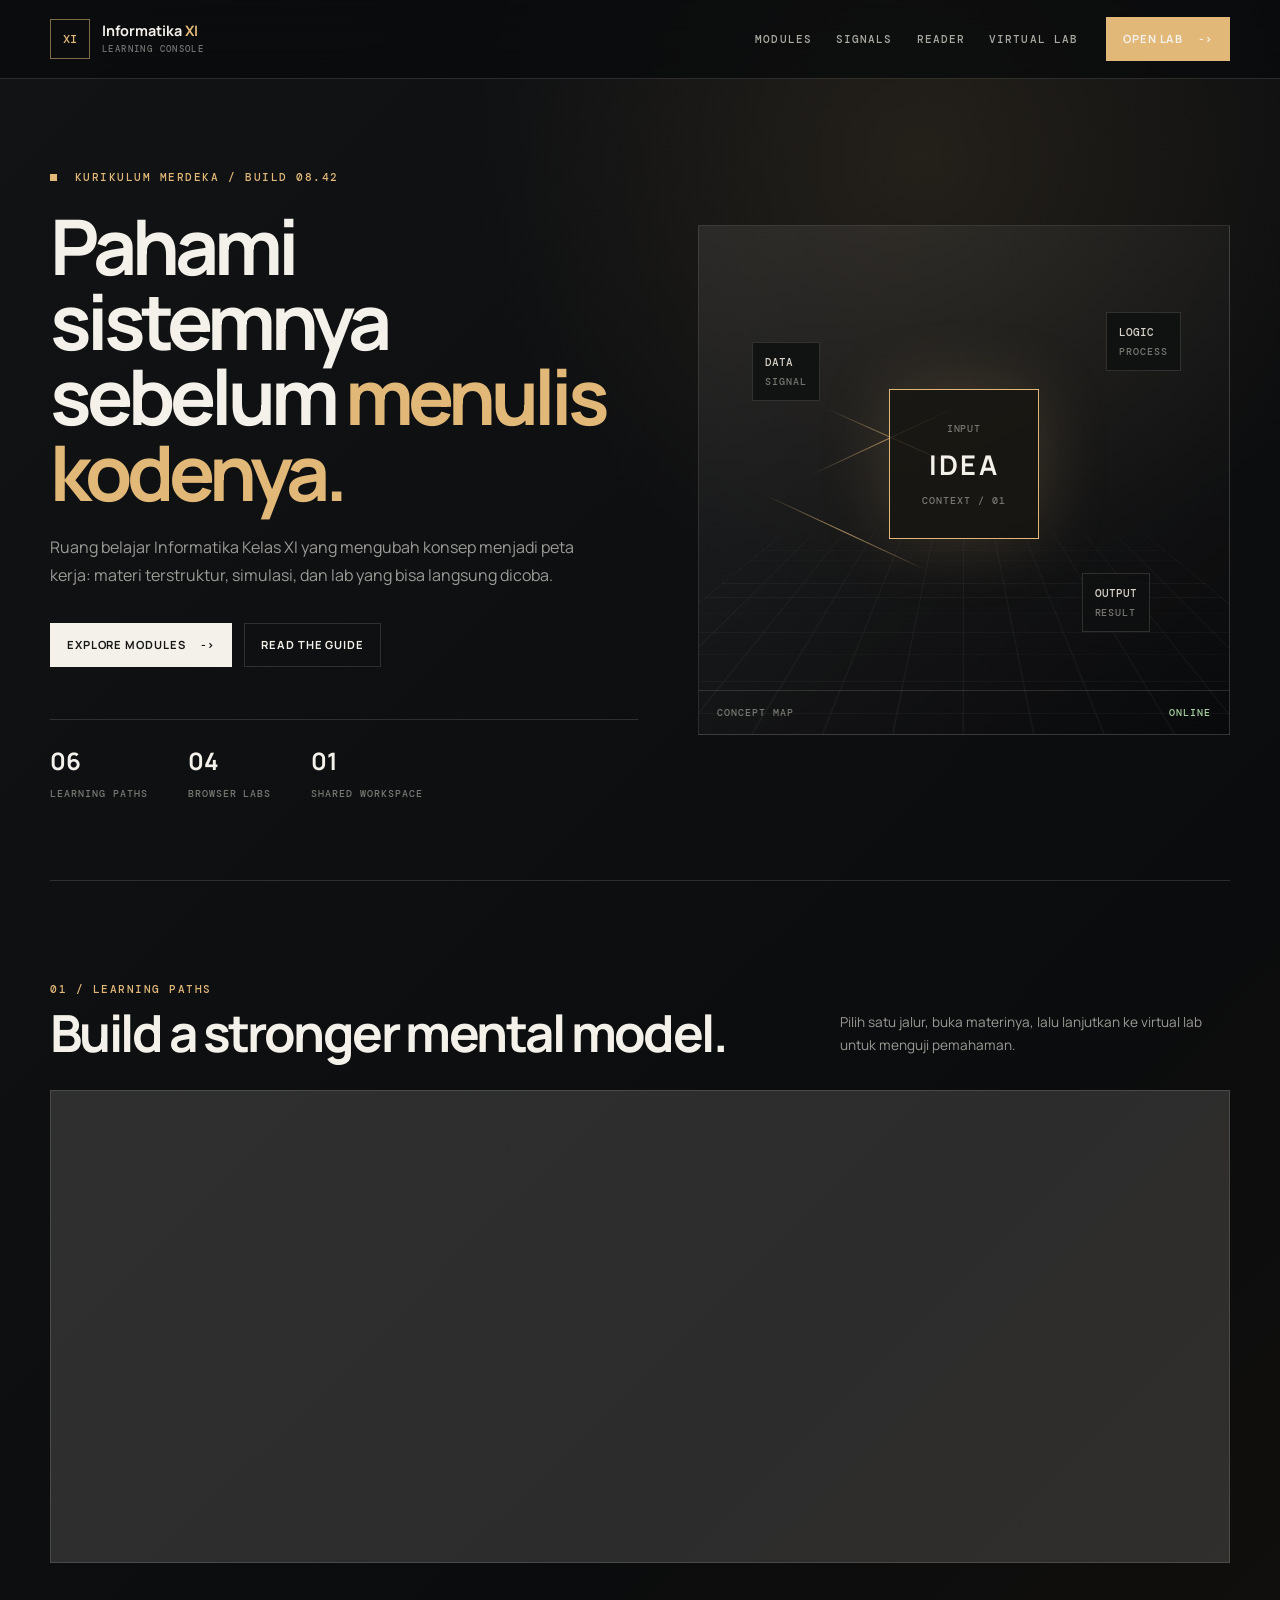
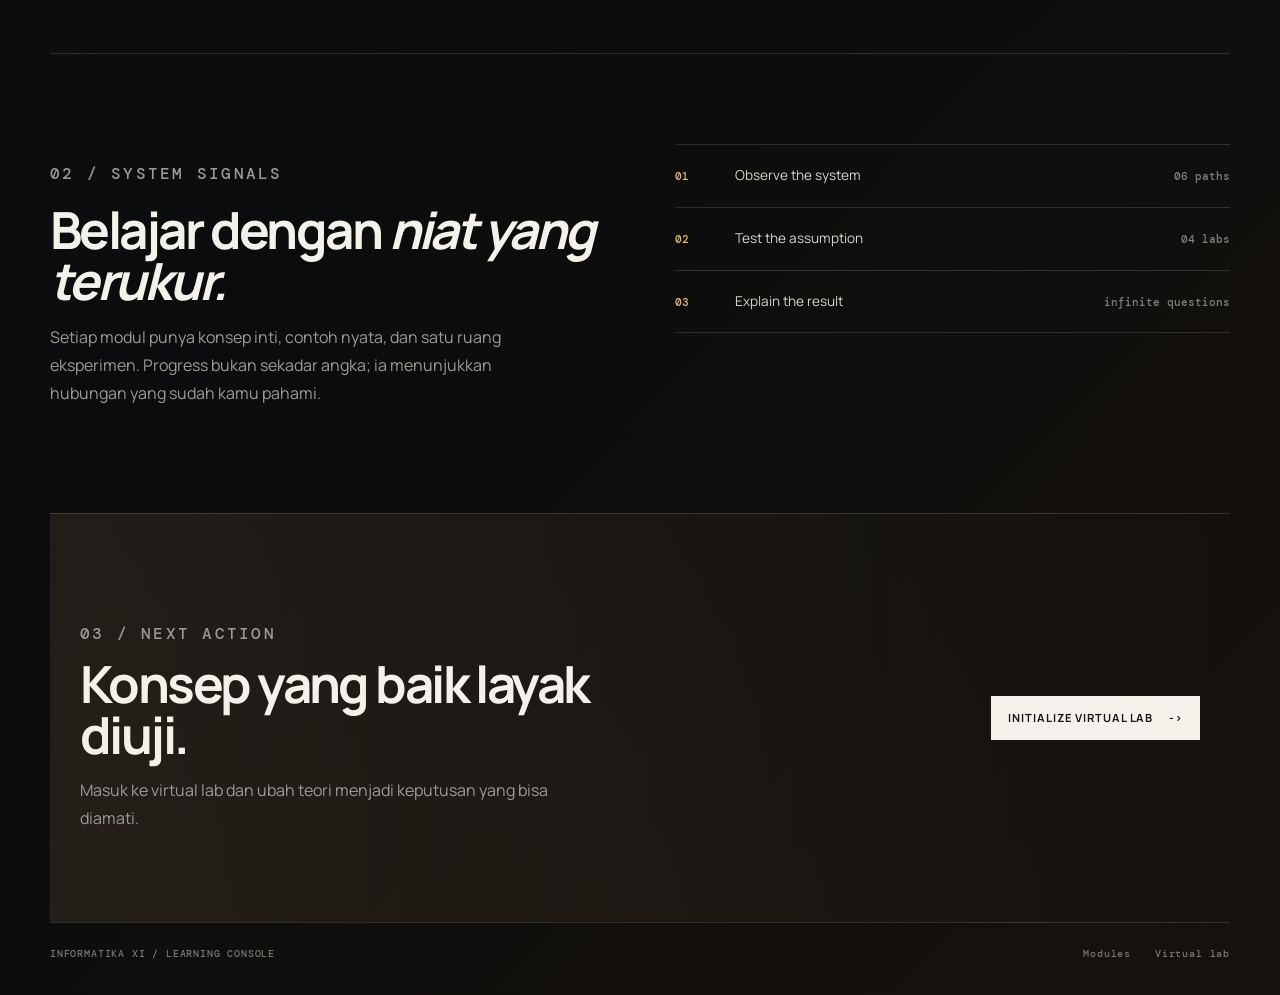
<file: index.html>
<!doctype html>
<html lang="id">
<head>
  <meta charset="utf-8">
  <meta name="viewport" content="width=device-width, initial-scale=1">
  <title>Informatika XI | Context Before Code</title>
  <meta name="description" content="Ruang belajar interaktif Informatika Kelas XI untuk memahami konsep, mencoba lab, dan menghubungkan ide.">
  <link rel="preconnect" href="https://fonts.googleapis.com">
  <link rel="preconnect" href="https://fonts.gstatic.com" crossorigin>
  <link href="https://fonts.googleapis.com/css2?family=DM+Mono:wght@400;500&family=Manrope:wght@400;500;600;700;800&display=swap" rel="stylesheet">
  <link rel="stylesheet" href="styles.css">
  <link rel="stylesheet" href="home.css">
</head>
<body class="home-page">
  <header class="home-header">
    <nav class="home-nav" aria-label="Navigasi utama">
      <a class="home-brand" href="index.html"><span class="home-brand-mark">XI</span><span>Informatika <b>XI</b><small>LEARNING CONSOLE</small></span></a>
      <button class="home-menu" type="button" data-menu-button aria-label="Buka menu">Menu</button>
      <div class="home-links" data-nav-links>
        <a href="#modules">Modules</a><a href="#signals">Signals</a><a href="modules.html">Reader</a><a href="lab.html">Virtual lab</a>
      </div>
      <a class="home-nav-cta" href="lab.html">Open lab <span aria-hidden="true">-&gt;</span></a>
    </nav>
  </header>
  <main>
    <section class="home-hero home-wrap">
      <div class="hero-copy">
        <p class="home-kicker"><span></span> Kurikulum Merdeka / build 08.42</p>
        <h1>Pahami sistemnya sebelum <em>menulis kodenya.</em></h1>
        <p class="hero-lede">Ruang belajar Informatika Kelas XI yang mengubah konsep menjadi peta kerja: materi terstruktur, simulasi, dan lab yang bisa langsung dicoba.</p>
        <div class="hero-actions"><a class="home-button home-button-light" href="#modules">Explore modules <span>-&gt;</span></a><a class="home-button home-button-quiet" href="modules.html">Read the guide</a></div>
        <div class="hero-stats"><div><strong>06</strong><span>learning paths</span></div><div><strong>04</strong><span>browser labs</span></div><div><strong>01</strong><span>shared workspace</span></div></div>
      </div>
      <div class="hero-console" aria-label="Visualisasi jaringan konsep Informatika">
        <div class="console-grid"></div><div class="wire wire-a"></div><div class="wire wire-b"></div><div class="wire wire-c"></div>
        <div class="console-core"><span>INPUT</span><strong>IDEA</strong><small>context / 01</small></div>
        <div class="console-node node-a">DATA<small>signal</small></div><div class="console-node node-b">LOGIC<small>process</small></div><div class="console-node node-c">OUTPUT<small>result</small></div>
        <div class="console-footer"><span>CONCEPT MAP</span><b>ONLINE</b></div>
      </div>
    </section>
    <section class="home-section home-wrap" id="modules">
      <div class="section-top"><div><p class="home-kicker">01 / learning paths</p><h2>Build a stronger mental model.</h2></div><p class="section-note">Pilih satu jalur, buka materinya, lalu lanjutkan ke virtual lab untuk menguji pemahaman.</p></div>
      <div class="module-grid home-module-grid" data-module-grid></div>
    </section>
    <section class="signal-band home-wrap" id="signals"><div><p class="home-kicker">02 / system signals</p><h2>Belajar dengan <em>niat yang terukur.</em></h2><p>Setiap modul punya konsep inti, contoh nyata, dan satu ruang eksperimen. Progress bukan sekadar angka; ia menunjukkan hubungan yang sudah kamu pahami.</p></div><div class="signal-list"><div><b>01</b><span>Observe the system</span><strong>06 paths</strong></div><div><b>02</b><span>Test the assumption</span><strong>04 labs</strong></div><div><b>03</b><span>Explain the result</span><strong>infinite questions</strong></div></div></section>
    <section class="home-cta home-wrap"><div><p class="home-kicker">03 / next action</p><h2>Konsep yang baik layak diuji.</h2><p>Masuk ke virtual lab dan ubah teori menjadi keputusan yang bisa diamati.</p></div><a class="home-button home-button-light" href="lab.html">Initialize virtual lab <span>-&gt;</span></a></section>
  </main>
  <footer class="home-footer home-wrap"><span>INFORMATIKA XI / LEARNING CONSOLE</span><span><a href="modules.html">Modules</a><a href="lab.html">Virtual lab</a></span></footer>
  <script src="app.js"></script>
</body>
</html>
</file>
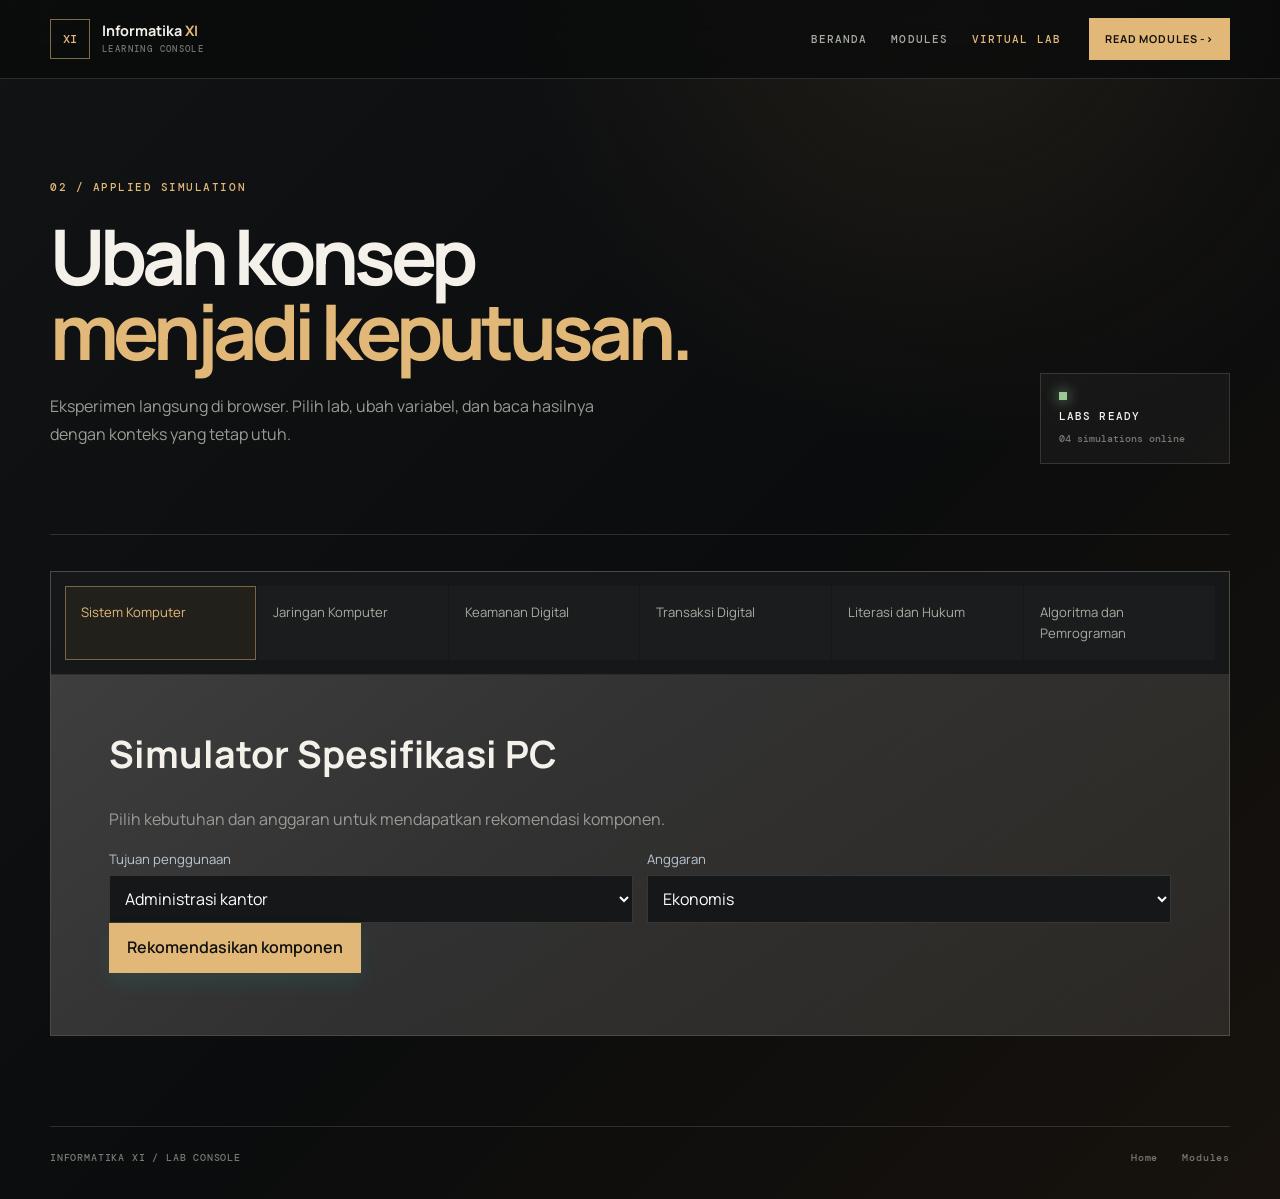
<file: lab.html>
<!doctype html>
<html lang="id">
<head>
  <meta charset="utf-8">
  <meta name="viewport" content="width=device-width, initial-scale=1">
  <title>Informatika XI | Virtual Lab Console</title>
  <link rel="preconnect" href="https://fonts.googleapis.com">
  <link rel="preconnect" href="https://fonts.gstatic.com" crossorigin>
  <link href="https://fonts.googleapis.com/css2?family=DM+Mono:wght@400;500&family=Manrope:wght@400;500;600;700;800&display=swap" rel="stylesheet">
  <link rel="stylesheet" href="styles.css">
  <link rel="stylesheet" href="console.css">
</head>
<body class="console-page">
  <header class="console-header"><nav class="console-nav" aria-label="Navigasi utama"><a class="console-brand" href="index.html"><span class="console-mark">XI</span><span>Informatika <b>XI</b><small>LEARNING CONSOLE</small></span></a><button class="console-menu" data-menu-button aria-label="Buka menu">Menu</button><div class="console-links" data-nav-links><a href="index.html">Beranda</a><a href="modules.html">Modules</a><a href="lab.html" aria-current="page">Virtual lab</a></div><a class="console-cta" href="modules.html">Read modules -&gt;</a></nav></header>
  <main class="console-wrap">
    <section class="console-intro"><div><p class="console-kicker">02 / applied simulation</p><h1>Ubah konsep<br><em>menjadi keputusan.</em></h1><p>Eksperimen langsung di browser. Pilih lab, ubah variabel, dan baca hasilnya dengan konteks yang tetap utuh.</p></div><div class="console-status"><span class="status-dot status-dot-green"></span><b>LABS READY</b><small>04 simulations online</small></div></section>
    <section class="console-lab"><nav class="console-tabs" data-lab-tabs aria-label="Daftar virtual lab"></nav><div class="console-lab-panel" data-lab-panel></div></section>
  </main>
  <footer class="console-footer"><span>INFORMATIKA XI / LAB CONSOLE</span><span><a href="index.html">Home</a><a href="modules.html">Modules</a></span></footer>
  <script src="app.js"></script>
</body>
</html>
</file>
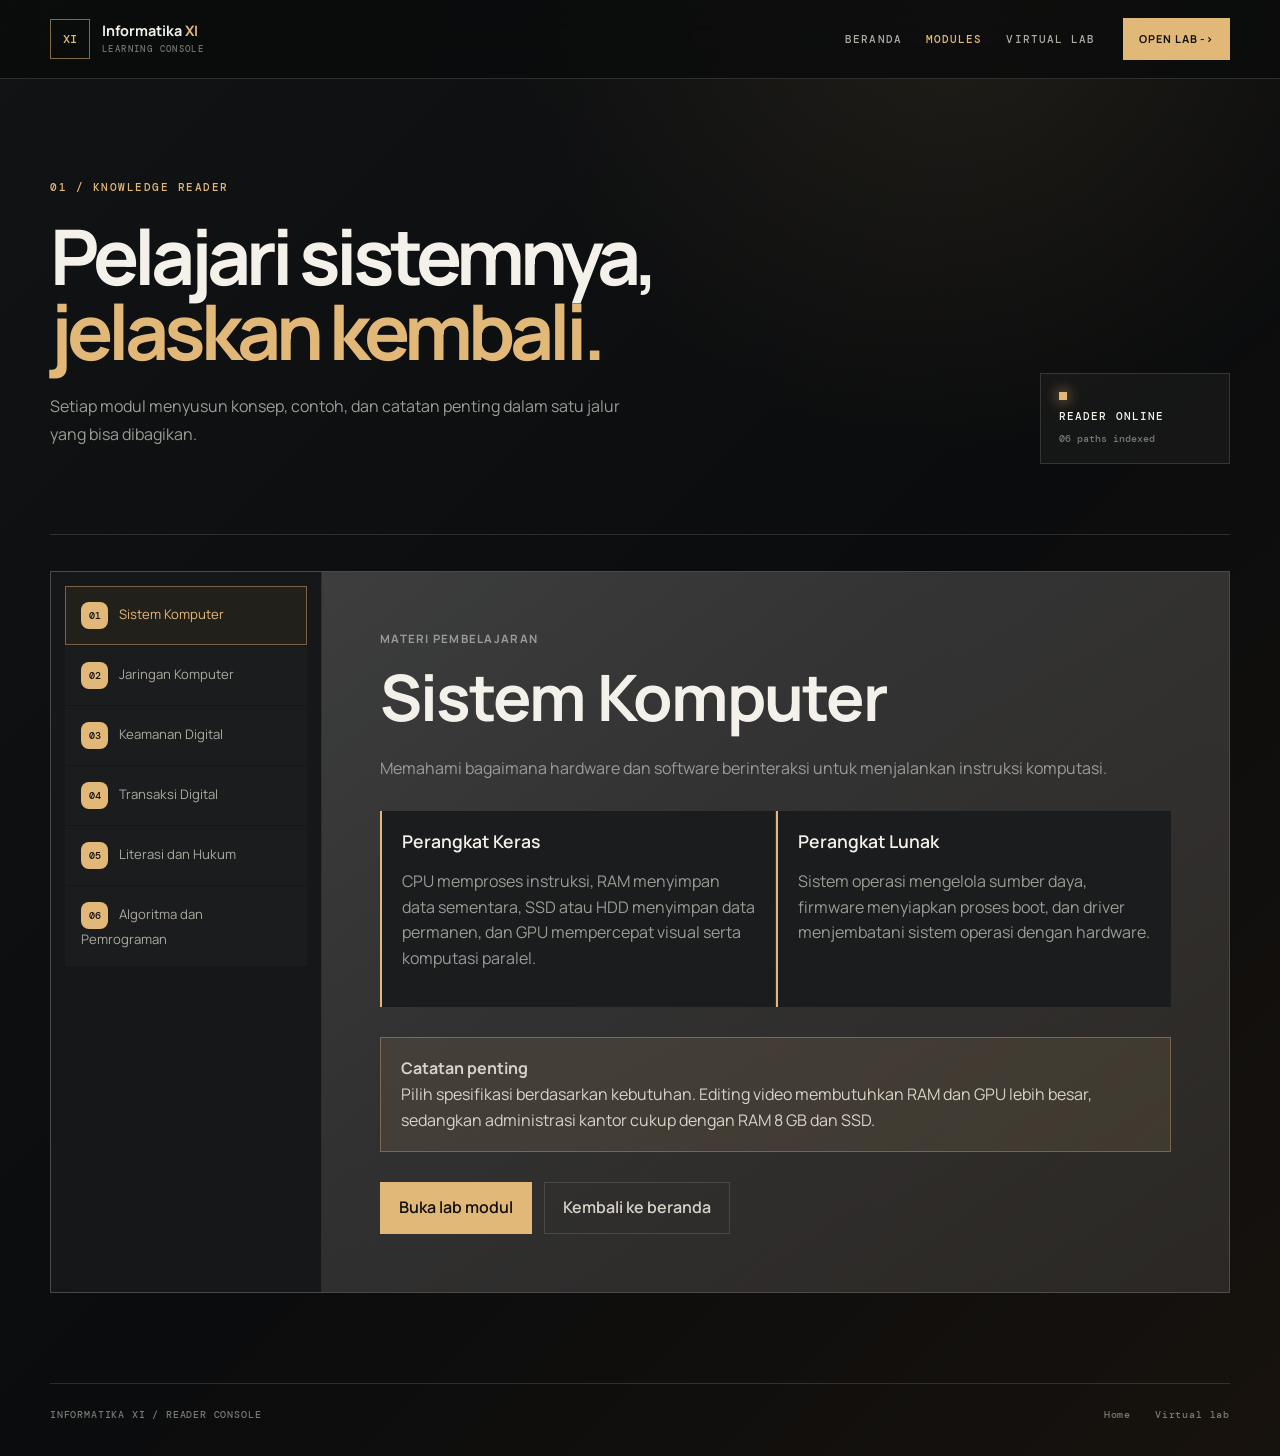
<file: modules.html>
<!doctype html>
<html lang="id">
<head>
  <meta charset="utf-8">
  <meta name="viewport" content="width=device-width, initial-scale=1">
  <title>Informatika XI | Modul Console</title>
  <link rel="preconnect" href="https://fonts.googleapis.com">
  <link rel="preconnect" href="https://fonts.gstatic.com" crossorigin>
  <link href="https://fonts.googleapis.com/css2?family=DM+Mono:wght@400;500&family=Manrope:wght@400;500;600;700;800&display=swap" rel="stylesheet">
  <link rel="stylesheet" href="styles.css">
  <link rel="stylesheet" href="console.css">
</head>
<body class="console-page">
  <header class="console-header"><nav class="console-nav" aria-label="Navigasi utama"><a class="console-brand" href="index.html"><span class="console-mark">XI</span><span>Informatika <b>XI</b><small>LEARNING CONSOLE</small></span></a><button class="console-menu" data-menu-button aria-label="Buka menu">Menu</button><div class="console-links" data-nav-links><a href="index.html">Beranda</a><a href="modules.html" aria-current="page">Modules</a><a href="lab.html">Virtual lab</a></div><a class="console-cta" href="lab.html">Open lab -&gt;</a></nav></header>
  <main class="console-wrap">
    <section class="console-intro"><div><p class="console-kicker">01 / knowledge reader</p><h1>Pelajari sistemnya,<br><em>jelaskan kembali.</em></h1><p>Setiap modul menyusun konsep, contoh, dan catatan penting dalam satu jalur yang bisa dibagikan.</p></div><div class="console-status"><span class="status-dot"></span><b>READER ONLINE</b><small>06 paths indexed</small></div></section>
    <div class="console-reader"><nav class="console-module-nav" data-module-nav aria-label="Daftar modul"></nav><article class="console-content" data-module-content></article></div>
  </main>
  <footer class="console-footer"><span>INFORMATIKA XI / READER CONSOLE</span><span><a href="index.html">Home</a><a href="lab.html">Virtual lab</a></span></footer>
  <script src="app.js"></script>
</body>
</html>
</file>
<file: styles.css>
:root {
  --navy: #1d2a3a;
  --navy-deep: #162232;
  --ink: #243142;
  --muted: #5e6f81;
  --teal: #1f8f8a;
  --teal-dark: #186f6b;
  --paper: #f3f5f8;
  --line: #dfe7ee;
  --white: #ffffff;
  --yellow: #e8c76a;
  --red: #b74949;
  --shadow: 0 18px 32px rgba(17, 27, 45, .08);
  --shadow-soft: 0 10px 22px rgba(17, 27, 45, .04);
}

* { box-sizing: border-box; }
html { background: var(--paper); scroll-behavior: smooth; }
body { margin: 0; color: var(--ink); background: var(--paper); font-family: "Segoe UI", "Helvetica Neue", Arial, sans-serif; line-height: 1.6; font-feature-settings: "kern" 1; text-rendering: optimizeLegibility; }
a { color: inherit; text-decoration: none; }
button, input, select { font: inherit; }
button, a, input, select { outline-color: var(--teal); }
button { cursor: pointer; }

.site-header { position: sticky; top: 0; z-index: 10; background: var(--navy-deep); color: var(--white); border-bottom: 1px solid rgba(255,255,255,.08); box-shadow: 0 8px 18px rgba(17, 27, 45, .08); }
.navbar { width: min(1160px, calc(100% - 40px)); min-height: 72px; margin: auto; display: flex; align-items: center; justify-content: space-between; gap: 24px; }
.brand { display: flex; align-items: center; gap: 12px; font-weight: 700; letter-spacing: .02em; }
.brand-mark { display: grid; place-items: center; width: 36px; height: 36px; background: var(--teal); color: white; font-weight: 800; border-radius: 8px; box-shadow: inset 0 0 0 1px rgba(255,255,255,.15); }
.brand-accent { color: #93ddcf; }
.nav-links { display: flex; align-items: center; gap: 6px; list-style: none; padding: 0; margin: 0; }
.nav-links a { padding: 10px 14px; border-radius: 8px; color: #dfe9f2; transition: background .2s ease, color .2s ease; }
.nav-links a:hover, .nav-links a[aria-current="page"] { background: rgba(255,255,255,.06); color: white; }
.menu-button { display: none; border: 1px solid rgba(255,255,255,.12); color: white; background: transparent; padding: 7px 12px; border-radius: 8px; }

.page { width: min(1160px, calc(100% - 40px)); margin: 0 auto; }
.hero { padding: 76px 0 68px; display: grid; grid-template-columns: 1.1fr .9fr; gap: 64px; align-items: center; }
.eyebrow { margin: 0 0 12px; color: var(--teal-dark); font-size: .72rem; font-weight: 700; letter-spacing: .11em; text-transform: uppercase; }
h1, h2, h3 { color: var(--navy); line-height: 1.14; margin-top: 0; }
h1 { font-size: clamp(2.5rem, 5vw, 4.2rem); max-width: 680px; margin-bottom: 22px; letter-spacing: -.03em; font-weight: 700; }
h2 { font-size: clamp(1.8rem, 3vw, 2.35rem); font-weight: 700; }
h3 { font-size: 1.1rem; font-weight: 600; }
.lede { max-width: 650px; color: var(--muted); font-size: 1.04rem; }
.hero-actions { display: flex; flex-wrap: wrap; gap: 12px; margin-top: 30px; }
.button { display: inline-flex; align-items: center; justify-content: center; border: 0; border-radius: 8px; padding: 12px 18px; font-weight: 600; transition: transform .18s ease, box-shadow .18s ease, background .18s ease; }
.button:hover { transform: translateY(-1px); }
.button-primary { background: var(--teal); color: white; box-shadow: 0 10px 18px rgba(31, 143, 138, .16); }
.button-primary:hover { background: var(--teal-dark); }
.button-secondary { background: var(--white); color: var(--navy); border: 1px solid var(--line); }
.button-secondary:hover { border-color: rgba(31, 143, 138, .7); }
.hero-panel { background: linear-gradient(180deg, #1d2d43, #162235); color: white; padding: 28px; border-radius: 16px; box-shadow: var(--shadow); border: 1px solid rgba(255,255,255,.04); }
.hero-panel h2 { color: white; font-size: 1.35rem; }
.panel-kicker { color: #a2bac9; font-size: .8rem; text-transform: uppercase; letter-spacing: .1em; }
.quick-list { display: grid; gap: 9px; margin-top: 20px; }
.quick-list a { display: flex; gap: 13px; align-items: center; padding: 12px; border: 1px solid rgba(255,255,255,.08); border-radius: 10px; color: #edf3f8; transition: background .2s ease, border-color .2s ease; }
.quick-list a:hover { background: rgba(255,255,255,.02); border-color: rgba(148, 209, 200, .8); }
.number { display: grid; place-items: center; flex: 0 0 28px; height: 28px; border-radius: 8px; background: var(--teal); font-weight: 800; font-size: .8rem; }

.section { padding: 72px 0; }
.section-light { background: #ffffff; width: 100%; }
.section-heading { display: flex; align-items: end; justify-content: space-between; gap: 24px; margin-bottom: 28px; }
.section-heading p { max-width: 480px; color: var(--muted); margin: 0; }
.stats { display: grid; grid-template-columns: repeat(3, 1fr); gap: 16px; }
.stat, .module-card, .content-card, .lab-card { background: var(--white); border: 1px solid var(--line); border-radius: 12px; padding: 24px; box-shadow: var(--shadow-soft); }
.stat { display: flex; align-items: center; gap: 14px; border-top: 3px solid rgba(31, 143, 138, .9); }
.stat strong { display: block; color: var(--teal-dark); font-size: clamp(2.1rem, 3vw, 3rem); line-height: 1; }
.stat span { color: var(--ink); font-size: clamp(1.04rem, 1.7vw, 1.7rem); line-height: 1.3; font-weight: 700; letter-spacing: 0.01em; }
.module-grid { display: grid; grid-template-columns: repeat(3, 1fr); gap: 18px; }
.module-card { display: flex; flex-direction: column; min-height: 205px; transition: transform .18s ease, box-shadow .18s ease, border-color .18s ease; }
.module-card:hover { border-color: rgba(31, 143, 138, .7); box-shadow: 0 14px 24px rgba(23, 32, 51, .06); transform: translateY(-3px); }
.module-card p { color: var(--muted); font-size: .93rem; margin: 0 0 20px; }
.module-card .card-link { margin-top: auto; color: var(--teal-dark); font-weight: 600; }
.card-label { color: var(--teal-dark); font-size: .76rem; font-weight: 700; letter-spacing: .09em; text-transform: uppercase; }

[data-animate] {
  opacity: 0;
  transform: translate3d(0, 28px, 0) scale(.97);
  filter: blur(4px);
  transition: opacity .42s ease, transform .48s cubic-bezier(.2, .9, .2, 1), filter .42s ease;
  will-change: transform, opacity, filter;
}
[data-animate].is-visible {
  opacity: 1;
  transform: translate3d(0, 0, 0) scale(1);
  filter: blur(0);
}

.page-intro { padding: 62px 0 36px; }
.page-intro p { color: var(--muted); max-width: 650px; }
.reader-layout { display: grid; grid-template-columns: 260px 1fr; gap: 28px; align-items: start; padding-bottom: 72px; }
.module-nav { position: sticky; top: 100px; display: grid; gap: 7px; }
.module-nav a { padding: 12px 14px; background: white; border: 1px solid var(--line); border-radius: 12px; font-size: .93rem; transition: all .2s ease; }
.module-nav a:hover, .module-nav a[aria-current="page"] { border-color: var(--teal); color: var(--teal-dark); transform: translateX(4px); }
.content-card { padding: clamp(24px, 5vw, 48px); min-height: 560px; }
.content-card > p { color: var(--muted); font-size: 1.05rem; }
.detail-grid { display: grid; grid-template-columns: repeat(2, 1fr); gap: 16px; margin: 30px 0; }
.detail-box { background: linear-gradient(180deg, #f8fbff, #eff5ff); border-left: 4px solid var(--teal); padding: 20px; border-radius: 14px; }
.detail-box ul { margin: 0; padding-left: 20px; }
.callout { background: linear-gradient(135deg, #fff8df, #fff0bf); border: 1px solid #f0d889; padding: 18px 20px; border-radius: 14px; }
pre { overflow-x: auto; padding: 20px; background: var(--navy); color: #c8f1eb; border-radius: 14px; }
code { font-family: Consolas, monospace; }

.lab-shell { padding: 0 0 72px; }
.lab-tabs { display: flex; flex-wrap: wrap; gap: 8px; margin-bottom: 18px; }
.lab-tabs a { background: white; border: 1px solid var(--line); padding: 10px 14px; border-radius: 999px; font-size: .9rem; transition: all .2s ease; }
.lab-tabs a[aria-current="page"] { background: linear-gradient(135deg, var(--teal), var(--purple)); color: white; border-color: var(--teal); }
.lab-card { background: var(--navy); color: white; max-width: 820px; }
.lab-card h2, .lab-card h3 { color: white; }
.form-grid { display: grid; grid-template-columns: 1fr 1fr; gap: 14px; }
.field label { display: block; margin-bottom: 5px; color: #b8c6d2; font-size: .82rem; }
.field input, .field select, .terminal-input { width: 100%; padding: 11px; border: 1px solid #526078; border-radius: 10px; background: #202d44; color: white; }
.lab-card .button { margin-top: 16px; }
.result { margin-top: 18px; padding: 16px; border: 1px solid var(--teal); background: rgba(28, 199, 183, 0.08); white-space: pre-line; border-radius: 12px; }
.terminal { margin-top: 18px; padding: 20px; background: #0b111d; border: 1px solid #334258; border-radius: 14px; font-family: Consolas, monospace; }
.terminal-output { min-height: 150px; max-height: 250px; overflow-y: auto; color: #a7ddd5; white-space: pre-line; }
.terminal-row { display: flex; gap: 8px; align-items: center; }
.terminal-row .terminal-input { border: 0; padding: 5px; background: transparent; }
.checklist { display: grid; gap: 12px; margin: 20px 0; }
.checklist label { display: flex; gap: 10px; align-items: start; color: var(--ink); background: white; padding: 12px; border-radius: 12px; }
.lab-card.light { background: var(--white); color: var(--ink); }
.lab-card.light h2, .lab-card.light h3 { color: var(--navy); }

.site-footer { background: var(--navy); color: #aab7c4; padding: 28px 0; font-size: .85rem; }
.site-footer .page { display: flex; justify-content: space-between; gap: 20px; }
@media (max-width: 780px) {
  .navbar, .page { width: min(100% - 28px, 600px); }
  .menu-button { display: block; }
  .nav-links { display: none; position: absolute; left: 0; right: 0; top: 72px; padding: 10px 14px 16px; background: var(--navy); flex-direction: column; align-items: stretch; }
  .nav-links.is-open { display: flex; }
  .hero, .reader-layout { grid-template-columns: 1fr; gap: 28px; }
  .hero { padding: 52px 0; }
  .module-grid, .stats, .detail-grid, .form-grid { grid-template-columns: 1fr; }
  .module-nav { position: static; }
  .section { padding: 52px 0; }
  .section-heading { display: block; }
  .section-heading p { margin-top: 10px; }
  .site-footer .page { display: block; }
}

.page-intro { padding: 62px 0 36px; }
.page-intro p { color: var(--muted); max-width: 650px; }
.reader-layout { display: grid; grid-template-columns: 260px 1fr; gap: 28px; align-items: start; padding-bottom: 72px; }
.module-nav { position: sticky; top: 100px; display: grid; gap: 7px; }
.module-nav a { padding: 12px 14px; background: white; border: 1px solid var(--line); border-radius: 4px; font-size: .93rem; }
.module-nav a:hover, .module-nav a[aria-current="page"] { border-color: var(--teal); color: var(--teal-dark); }
.content-card { padding: clamp(24px, 5vw, 48px); min-height: 560px; }
.content-card > p { color: var(--muted); font-size: 1.05rem; }
.detail-grid { display: grid; grid-template-columns: repeat(2, 1fr); gap: 16px; margin: 30px 0; }
.detail-box { background: var(--paper); border-left: 4px solid var(--teal); padding: 20px; }
.detail-box ul { margin: 0; padding-left: 20px; }
.callout { background: #fff8df; border: 1px solid #f0d889; padding: 18px 20px; border-radius: 4px; }
pre { overflow-x: auto; padding: 20px; background: var(--navy); color: #c8f1eb; border-radius: 4px; }
code { font-family: Consolas, monospace; }

.lab-shell { padding: 0 0 72px; }
.lab-tabs { display: flex; flex-wrap: wrap; gap: 8px; margin-bottom: 18px; }
.lab-tabs a { background: white; border: 1px solid var(--line); padding: 10px 14px; border-radius: 4px; font-size: .9rem; }
.lab-tabs a[aria-current="page"] { background: var(--teal); color: white; border-color: var(--teal); }
.lab-card { background: var(--navy); color: white; max-width: 820px; }
.lab-card h2, .lab-card h3 { color: white; }
.form-grid { display: grid; grid-template-columns: 1fr 1fr; gap: 14px; }
.field label { display: block; margin-bottom: 5px; color: #b8c6d2; font-size: .82rem; }
.field input, .field select, .terminal-input { width: 100%; padding: 11px; border: 1px solid #526078; border-radius: 4px; background: #202d44; color: white; }
.lab-card .button { margin-top: 16px; }
.result { margin-top: 18px; padding: 16px; border: 1px solid var(--teal); background: #101a2c; white-space: pre-line; }
.terminal { margin-top: 18px; padding: 20px; background: #0b111d; border: 1px solid #334258; border-radius: 4px; font-family: Consolas, monospace; }
.terminal-output { min-height: 150px; max-height: 250px; overflow-y: auto; color: #a7ddd5; white-space: pre-line; }
.terminal-row { display: flex; gap: 8px; align-items: center; }
.terminal-row .terminal-input { border: 0; padding: 5px; background: transparent; }
.checklist { display: grid; gap: 12px; margin: 20px 0; }
.checklist label { display: flex; gap: 10px; align-items: start; color: var(--ink); background: white; padding: 12px; border-radius: 4px; }
.lab-card.light { background: var(--white); color: var(--ink); }
.lab-card.light h2, .lab-card.light h3 { color: var(--navy); }

.site-footer { background: var(--navy); color: #aab7c4; padding: 28px 0; font-size: .85rem; }
.site-footer .page { display: flex; justify-content: space-between; gap: 20px; }
@media (max-width: 780px) {
  .navbar, .page { width: min(100% - 28px, 600px); }
  .menu-button { display: block; }
  .nav-links { display: none; position: absolute; left: 0; right: 0; top: 72px; padding: 10px 14px 16px; background: var(--navy); flex-direction: column; align-items: stretch; }
  .nav-links.is-open { display: flex; }
  .hero, .reader-layout { grid-template-columns: 1fr; gap: 28px; }
  .hero { padding: 52px 0; }
  .module-grid, .stats, .detail-grid, .form-grid { grid-template-columns: 1fr; }
  .module-nav { position: static; }
  .section { padding: 52px 0; }
  .section-heading { display: block; }
  .section-heading p { margin-top: 10px; }
  .site-footer .page { display: block; }
}
</file>
<file: home.css>
:root { --home-ink:#f4f1ea; --home-muted:#9b9b96; --home-line:rgba(244,241,234,.14); --home-accent:#e2b879; }
.home-page { background:radial-gradient(circle at 72% 6%, rgba(113,91,57,.22), transparent 28rem), linear-gradient(135deg,#111315,#0b0c0d 55%,#17120d); color:var(--home-ink); font-family:"Manrope",sans-serif; min-height:100vh; }
.home-page a { color:inherit; }.home-header { border-bottom:1px solid var(--home-line); background:rgba(10,11,12,.78); backdrop-filter:blur(16px); position:sticky; top:0; z-index:10; }.home-nav,.home-wrap { width:min(1180px,calc(100% - 40px)); margin:auto; }.home-nav { min-height:78px; display:flex; align-items:center; gap:28px; }.home-brand { display:flex; align-items:center; gap:12px; font-size:.9rem; font-weight:700; line-height:1.1; }.home-brand b { color:var(--home-accent); }.home-brand small { display:block; color:#737571; font:500 .58rem "DM Mono",monospace; letter-spacing:.15em; margin-top:5px; }.home-brand-mark { display:grid; place-items:center; width:40px; height:40px; border:1px solid rgba(226,184,121,.55); color:var(--home-accent); font:500 .75rem "DM Mono",monospace; }.home-links { display:flex; gap:24px; margin-left:auto; color:#aaa9a2; font:500 .68rem "DM Mono",monospace; letter-spacing:.1em; text-transform:uppercase; }.home-links a:hover,.home-footer a:hover { color:var(--home-accent); }.home-nav-cta,.home-button { display:inline-flex; align-items:center; justify-content:center; gap:16px; border:1px solid var(--home-line); padding:12px 16px; font-size:.7rem; font-weight:700; letter-spacing:.08em; text-transform:uppercase; }.home-nav-cta { color:#111; background:var(--home-accent); border-color:var(--home-accent); }.home-menu { display:none; background:transparent; border:1px solid var(--home-line); color:var(--home-ink); padding:9px 12px; }
.home-hero { display:grid; grid-template-columns:1.05fr .95fr; gap:60px; align-items:center; min-height:690px; padding:80px 0; }.home-kicker { color:var(--home-accent); font:500 .68rem "DM Mono",monospace; letter-spacing:.14em; text-transform:uppercase; }.home-kicker span { display:inline-block; width:7px; height:7px; background:var(--home-accent); margin-right:9px; }.hero-copy h1 { color:var(--home-ink); font-size:clamp(3.2rem,6vw,6.6rem); letter-spacing:-.065em; line-height:.98; max-width:700px; margin:24px 0; }.hero-copy h1 em,.home-section h2 em { color:var(--home-accent); font-style:normal; }.hero-lede,.section-note,.signal-band p,.home-cta p { color:var(--home-muted); max-width:560px; font-size:1rem; line-height:1.75; }.hero-actions { display:flex; flex-wrap:wrap; gap:12px; margin-top:34px; }.home-button-light { background:var(--home-ink); color:#171717!important; border-color:var(--home-ink); }.home-button-quiet { color:#c5c3bd; }.hero-stats { display:flex; gap:40px; border-top:1px solid var(--home-line); margin-top:52px; padding-top:22px; }.hero-stats div { display:grid; gap:7px; }.hero-stats strong { color:var(--home-ink); font-size:1.5rem; }.hero-stats span,.console-node small,.console-core span,.console-core small,.console-footer { color:#777872; font:500 .61rem "DM Mono",monospace; letter-spacing:.1em; text-transform:uppercase; }
.hero-console { min-height:510px; position:relative; overflow:hidden; border:1px solid var(--home-line); background:linear-gradient(145deg,rgba(255,255,255,.08),rgba(0,0,0,.24)); }.console-grid { position:absolute; inset:0; opacity:.3; background-image:linear-gradient(rgba(255,255,255,.13) 1px,transparent 1px),linear-gradient(90deg,rgba(255,255,255,.13) 1px,transparent 1px); background-size:44px 44px; transform:perspective(500px) rotateX(55deg) scale(1.6); transform-origin:center bottom; }.console-core { position:absolute; left:50%; top:47%; transform:translate(-50%,-50%); width:150px; height:150px; display:grid; place-content:center; text-align:center; border:1px solid var(--home-accent); background:rgba(24,22,18,.82); box-shadow:0 0 70px rgba(226,184,121,.18); }.console-core span,.console-core small { display:block; }.console-core strong { font-size:1.7rem; letter-spacing:.08em; margin:8px 0; }.console-node { position:absolute; display:grid; gap:6px; padding:12px; border:1px solid var(--home-line); background:rgba(15,16,17,.88); color:#d7d2c9; font:500 .7rem "DM Mono",monospace; }.node-a { top:23%; left:10%; }.node-b { top:17%; right:9%; }.node-c { bottom:20%; right:15%; }.wire { position:absolute; height:1px; background:linear-gradient(90deg,transparent,var(--home-accent),transparent); transform-origin:left; opacity:.7; }.wire-a { width:180px; top:36%; left:24%; transform:rotate(24deg); }.wire-b { width:170px; top:35%; right:18%; transform:rotate(155deg); }.wire-c { width:180px; bottom:32%; right:23%; transform:rotate(205deg); }.console-footer { position:absolute; bottom:0; left:0; right:0; display:flex; justify-content:space-between; border-top:1px solid var(--home-line); padding:15px 18px; }.console-footer b { color:#a6d29e; font-weight:500; }
.home-section { padding:90px 0; border-top:1px solid var(--home-line); }.section-top { display:flex; justify-content:space-between; align-items:end; gap:30px; margin-bottom:32px; }.home-section h2,.signal-band h2,.home-cta h2 { color:var(--home-ink); font-size:clamp(2rem,4vw,3.7rem); letter-spacing:-.05em; line-height:1; margin:10px 0 0; }.section-note { margin:0; max-width:390px; font-size:.85rem; }.home-module-grid { display:grid; grid-template-columns:repeat(3,1fr); gap:1px; background:var(--home-line); border:1px solid var(--home-line); }.home-module-grid .module-card { border:0; border-radius:0; background:#171819; color:var(--home-ink); min-height:235px; padding:26px; box-shadow:none; }.home-module-grid .module-card:hover { background:#22201b; transform:none; }.home-module-grid .card-label { color:var(--home-accent); font:500 .65rem "DM Mono",monospace; }.home-module-grid h3 { color:var(--home-ink); font-size:1.25rem; margin:38px 0 10px; }.home-module-grid p { color:var(--home-muted); }.home-module-grid .card-link { color:var(--home-accent); font:500 .7rem "DM Mono",monospace; text-transform:uppercase; }.signal-band,.home-cta { display:grid; grid-template-columns:1fr 1fr; gap:70px; border-top:1px solid var(--home-line); padding:90px 0; }.signal-band p { max-width:520px; }.signal-list { border-top:1px solid var(--home-line); }.signal-list div { display:grid; grid-template-columns:45px 1fr auto; gap:15px; align-items:center; padding:20px 0; border-bottom:1px solid var(--home-line); font-size:.85rem; }.signal-list b { color:var(--home-accent); font:500 .7rem "DM Mono",monospace; }.signal-list span { color:#d7d4cc; }.signal-list strong { color:#7e807a; font:500 .7rem "DM Mono",monospace; }.home-cta { align-items:center; background:linear-gradient(90deg,rgba(226,184,121,.1),transparent); padding-left:30px; padding-right:30px; }.home-cta p { margin-bottom:0; }.home-cta .home-button { justify-self:end; }.home-footer { display:flex; justify-content:space-between; gap:20px; border-top:1px solid var(--home-line); padding:24px 0 35px; color:#777872; font:500 .64rem "DM Mono",monospace; letter-spacing:.08em; }.home-footer span:last-child { display:flex; gap:24px; }
+@media (max-width:780px) { .home-nav,.home-wrap { width:min(100% - 28px,600px); }.home-nav { flex-wrap:wrap; gap:14px; padding:14px 0; }.home-menu { display:block; margin-left:auto; }.home-links { display:none; order:5; width:100%; margin:0; flex-direction:column; gap:0; }.home-links.is-open { display:flex; }.home-links a { padding:12px 0; border-top:1px solid var(--home-line); }.home-nav-cta { display:none; }.home-hero { grid-template-columns:1fr; padding:58px 0; gap:40px; }.hero-copy h1 { font-size:clamp(3rem,14vw,5rem); }.hero-console { min-height:390px; }.section-top,.signal-band,.home-cta { grid-template-columns:1fr; display:grid; gap:28px; }.home-module-grid { grid-template-columns:1fr; }.signal-list { margin-top:10px; }.home-cta .home-button { justify-self:start; }.home-footer { display:block; }.home-footer span { display:flex; flex-wrap:wrap; gap:18px; margin-top:14px; } }
</file>
<file: console.css>
:root { --console-ink:#f4f1ea; --console-muted:#9b9b96; --console-line:rgba(244,241,234,.14); --console-accent:#e2b879; }
.console-content .button-primary { background:var(--console-accent); color:#111; border:1px solid var(--console-accent); border-radius:0; box-shadow:none; }.console-content .button-primary:hover { background:#f0cc91; }.console-content .button-secondary { background:transparent; color:#d7d2c9; border:1px solid var(--console-line); border-radius:0; }.console-content .button-secondary:hover { border-color:var(--console-accent); color:var(--console-accent); }
.console-page { min-height:100vh; background:radial-gradient(circle at 75% 0,rgba(113,91,57,.2),transparent 28rem),linear-gradient(135deg,#111315,#0b0c0d 55%,#17120d); color:var(--console-ink); font-family:"Manrope",sans-serif; }.console-page a { color:inherit; }.console-header { position:sticky; top:0; z-index:10; background:rgba(10,11,12,.82); border-bottom:1px solid var(--console-line); backdrop-filter:blur(16px); }.console-nav,.console-wrap,.console-footer { width:min(1180px,calc(100% - 40px)); margin:auto; }.console-nav { min-height:78px; display:flex; align-items:center; gap:28px; }.console-brand { display:flex; align-items:center; gap:12px; font-size:.9rem; font-weight:700; line-height:1.1; }.console-brand b { color:var(--console-accent); }.console-brand small { display:block; color:#737571; font:500 .58rem "DM Mono",monospace; letter-spacing:.15em; margin-top:5px; }.console-mark { display:grid; place-items:center; width:40px; height:40px; border:1px solid rgba(226,184,121,.55); color:var(--console-accent); font:500 .75rem "DM Mono",monospace; }.console-links { display:flex; gap:24px; margin-left:auto; color:#aaa9a2; font:500 .68rem "DM Mono",monospace; letter-spacing:.1em; text-transform:uppercase; }.console-links a:hover,.console-links a[aria-current="page"],.console-footer a:hover { color:var(--console-accent); }.console-cta { padding:12px 16px; color:#111!important; background:var(--console-accent); font-size:.68rem; font-weight:700; letter-spacing:.08em; text-transform:uppercase; }.console-menu { display:none; border:1px solid var(--console-line); background:transparent; color:var(--console-ink); padding:9px 12px; }
.console-intro { display:flex; justify-content:space-between; align-items:end; gap:40px; padding:90px 0 70px; border-bottom:1px solid var(--console-line); }.console-kicker { color:var(--console-accent); font:500 .68rem "DM Mono",monospace; letter-spacing:.14em; text-transform:uppercase; }.console-intro h1 { color:var(--console-ink); font-size:clamp(3rem,6vw,6rem); letter-spacing:-.065em; line-height:.98; margin:24px 0; }.console-intro h1 em { color:var(--console-accent); font-style:normal; }.console-intro p:not(.console-kicker) { max-width:590px; color:var(--console-muted); line-height:1.75; }.console-status { min-width:190px; padding:18px; border:1px solid var(--console-line); background:rgba(255,255,255,.04); display:grid; gap:9px; }.console-status b { font:500 .68rem "DM Mono",monospace; letter-spacing:.1em; }.console-status small { color:#777872; font:500 .62rem "DM Mono",monospace; }.status-dot { width:8px; height:8px; background:var(--console-accent); box-shadow:0 0 14px var(--console-accent); }.status-dot-green { background:#9bc995; box-shadow:0 0 14px #9bc995; }
.console-reader,.console-lab { display:grid; grid-template-columns:270px 1fr; gap:1px; margin:36px 0 90px; border:1px solid var(--console-line); background:var(--console-line); }.console-module-nav,.console-tabs { display:grid; align-content:start; gap:1px; background:#151718; padding:14px; }.console-module-nav a,.console-tabs a { padding:15px; border:1px solid transparent; color:#aaa9a2; background:#1a1c1d; font-size:.82rem; transition:.2s ease; }.console-module-nav a:hover,.console-module-nav a[aria-current="page"],.console-tabs a:hover,.console-tabs a[aria-current="page"] { color:var(--console-accent); border-color:rgba(226,184,121,.45); background:#22201b; }.console-module-nav .number { display:inline-grid; place-items:center; width:27px; height:27px; margin-right:8px; color:#111; background:var(--console-accent); font:500 .65rem "DM Mono",monospace; }.console-content,.console-lab-panel { min-width:0; padding:clamp(24px,5vw,58px); background:linear-gradient(145deg,rgba(255,255,255,.07),rgba(0,0,0,.18)); }.console-content h1,.console-content h2,.console-content h3,.console-lab-panel h2,.console-lab-panel h3 { color:var(--console-ink); }.console-content > p,.console-content .detail-box p,.console-lab-panel > p { color:var(--console-muted); }.console-content .detail-grid { gap:1px; }.console-content .detail-box { border-left:2px solid var(--console-accent); border-radius:0; background:#1a1c1d; }.console-content .callout { border:1px solid rgba(226,184,121,.35); border-radius:0; background:rgba(226,184,121,.1); color:#d7d2c9; }.console-content pre { border-radius:0; border:1px solid var(--console-line); background:#0b0c0d; }.console-lab { grid-template-columns:1fr; }.console-tabs { display:flex; flex-wrap:wrap; padding:14px; }.console-tabs a { flex:1 1 150px; }.console-lab-panel { min-height:360px; }.console-lab-panel .lab-card { max-width:none; border:0; border-radius:0; background:transparent; padding:0; }.console-lab-panel .lab-card h2,.console-lab-panel .lab-card h3 { color:var(--console-ink); }.console-lab-panel .lab-card.light { color:var(--console-ink); background:transparent; }.console-lab-panel .checklist { gap:16px; }.console-lab-panel .checklist label { color:#d7d2c9; background:#1a1c1d; border:1px solid var(--console-line); border-radius:0; }.console-lab-panel .quiz-question { margin:0; padding:18px; border:1px solid var(--console-line); background:rgba(255,255,255,.02); } .console-lab-panel .quiz-question legend { color:var(--console-accent); padding:0 8px; font-weight:700; } .console-lab-panel .quiz-question label { margin-top:8px; } .console-lab-panel .field input,.console-lab-panel .field select,.console-lab-panel .terminal-input { border-color:var(--console-line); border-radius:0; background:#151718; }.console-lab-panel .button-primary { border-radius:0; background:var(--console-accent); color:#111; }.console-lab-panel .result { border-radius:0; background:rgba(226,184,121,.1); }.console-lab-panel .terminal { border-radius:0; background:#080909; }.console-footer { display:flex; justify-content:space-between; gap:20px; padding:24px 0 35px; border-top:1px solid var(--console-line); color:#777872; font:500 .64rem "DM Mono",monospace; letter-spacing:.08em; }.console-footer span:last-child { display:flex; gap:24px; }
+@media (max-width:780px) { .console-nav,.console-wrap,.console-footer { width:min(100% - 28px,600px); }.console-nav { flex-wrap:wrap; gap:14px; padding:14px 0; }.console-menu { display:block; margin-left:auto; }.console-links { display:none; order:5; width:100%; margin:0; flex-direction:column; gap:0; }.console-links.is-open { display:flex; }.console-links a { padding:12px 0; border-top:1px solid var(--console-line); }.console-cta { display:none; }.console-intro { display:block; padding:58px 0 44px; }.console-status { margin-top:30px; }.console-reader { grid-template-columns:1fr; }.console-module-nav { display:flex; overflow-x:auto; }.console-module-nav a { flex:0 0 210px; }.console-content { padding:26px 20px; }.console-footer { display:block; }.console-footer span { display:flex; flex-wrap:wrap; gap:18px; margin-top:14px; } }
</file>
